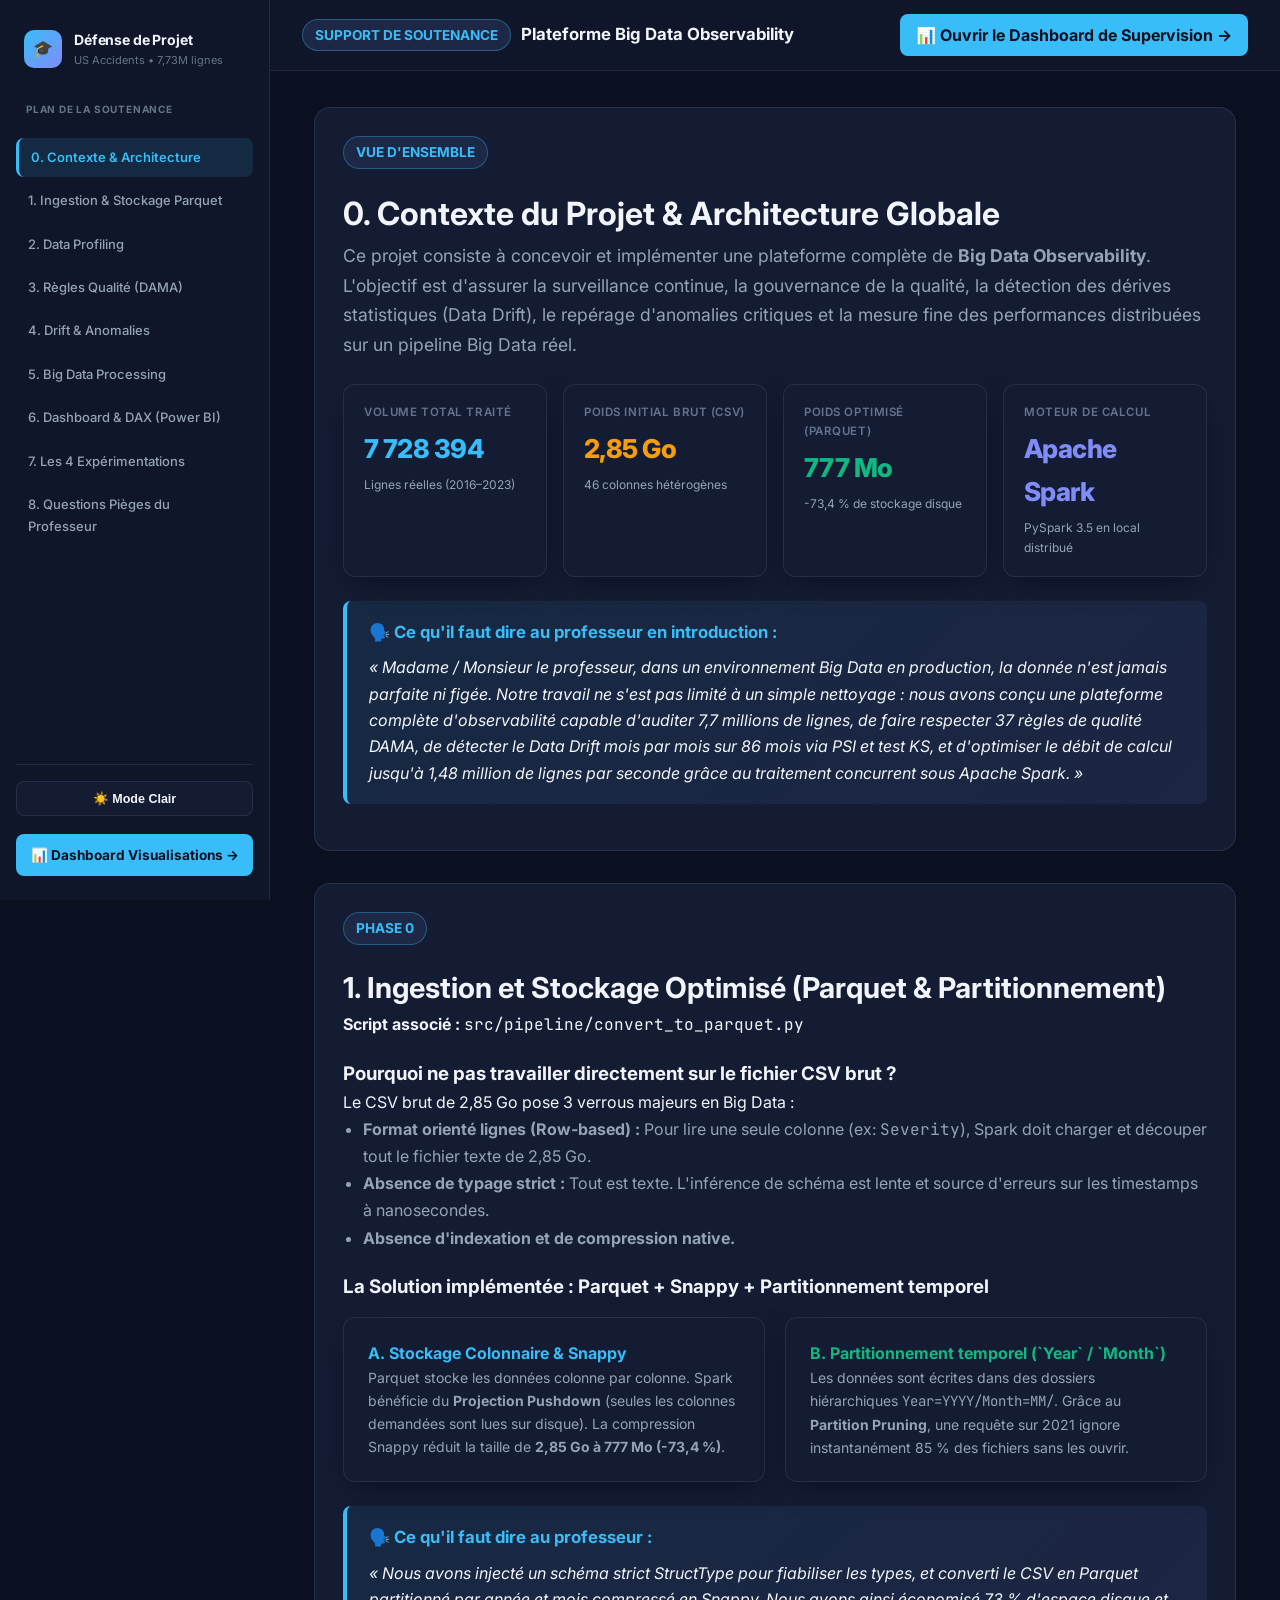
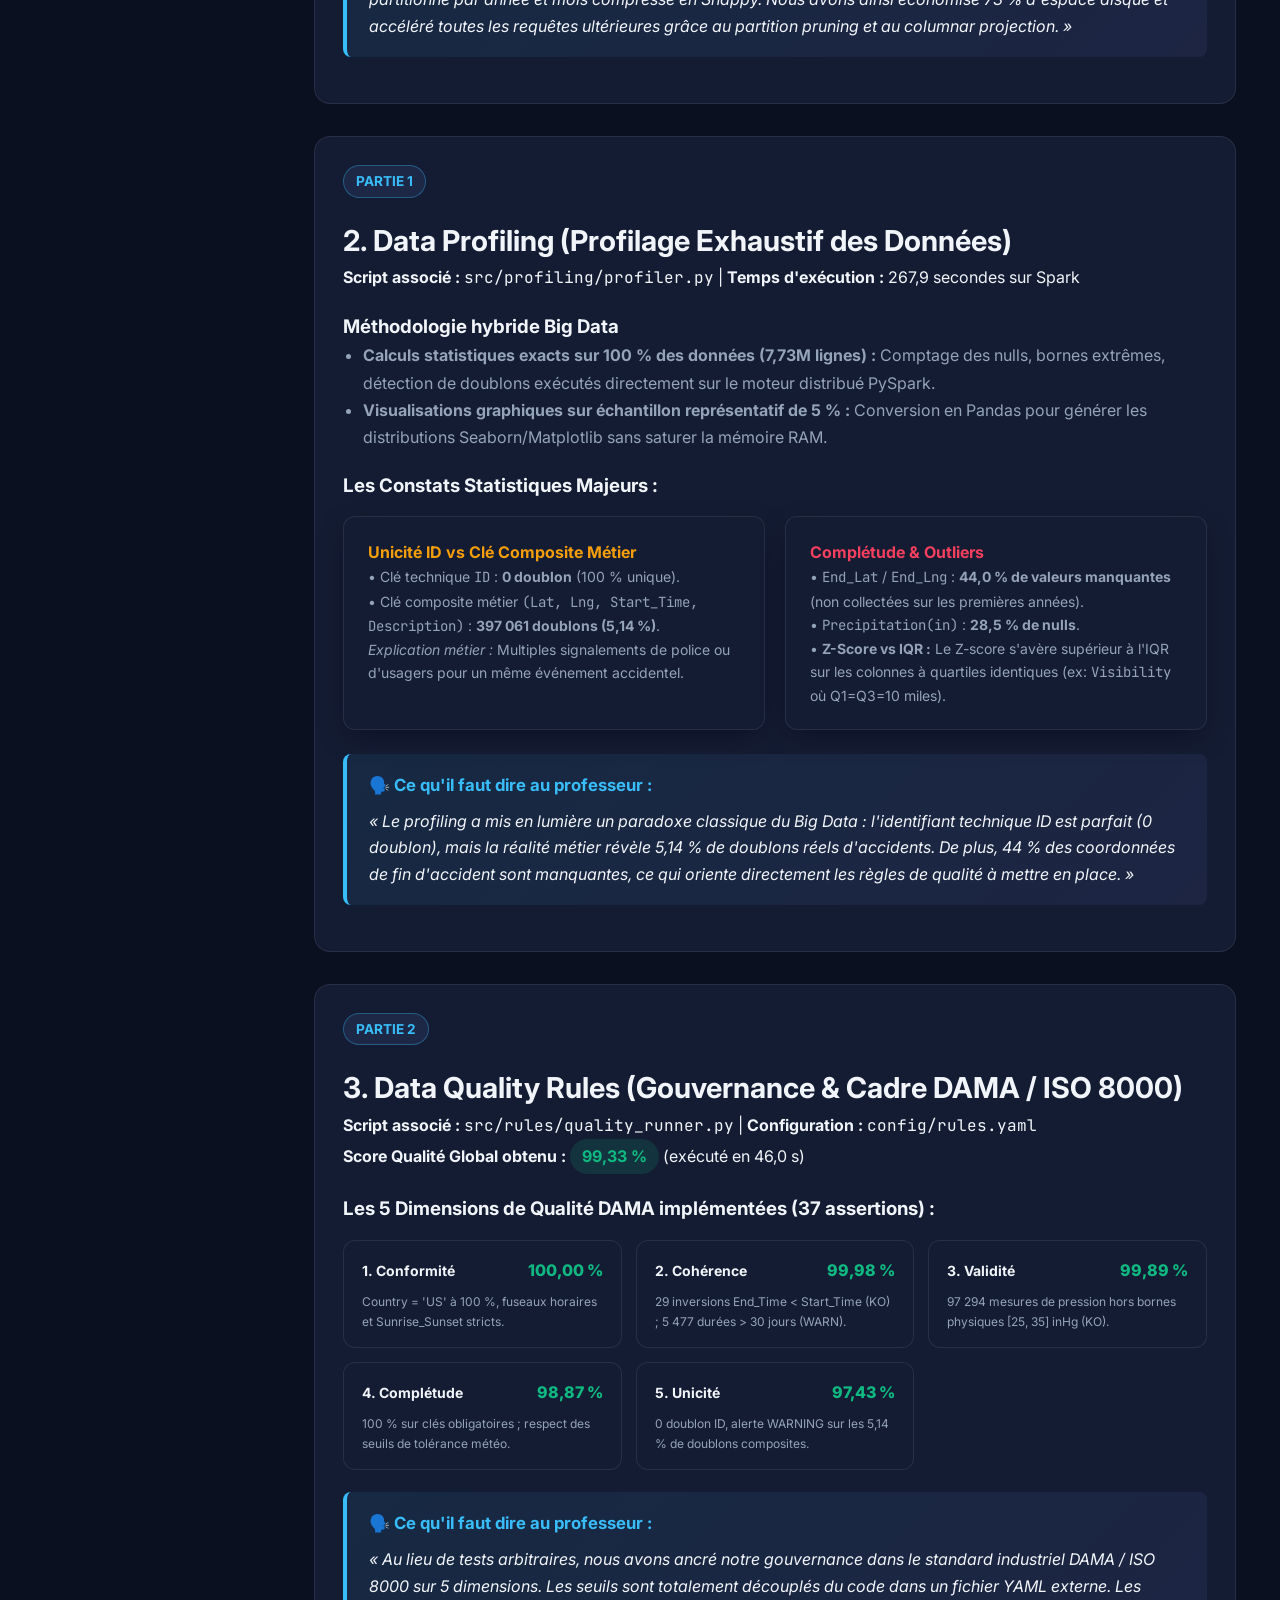
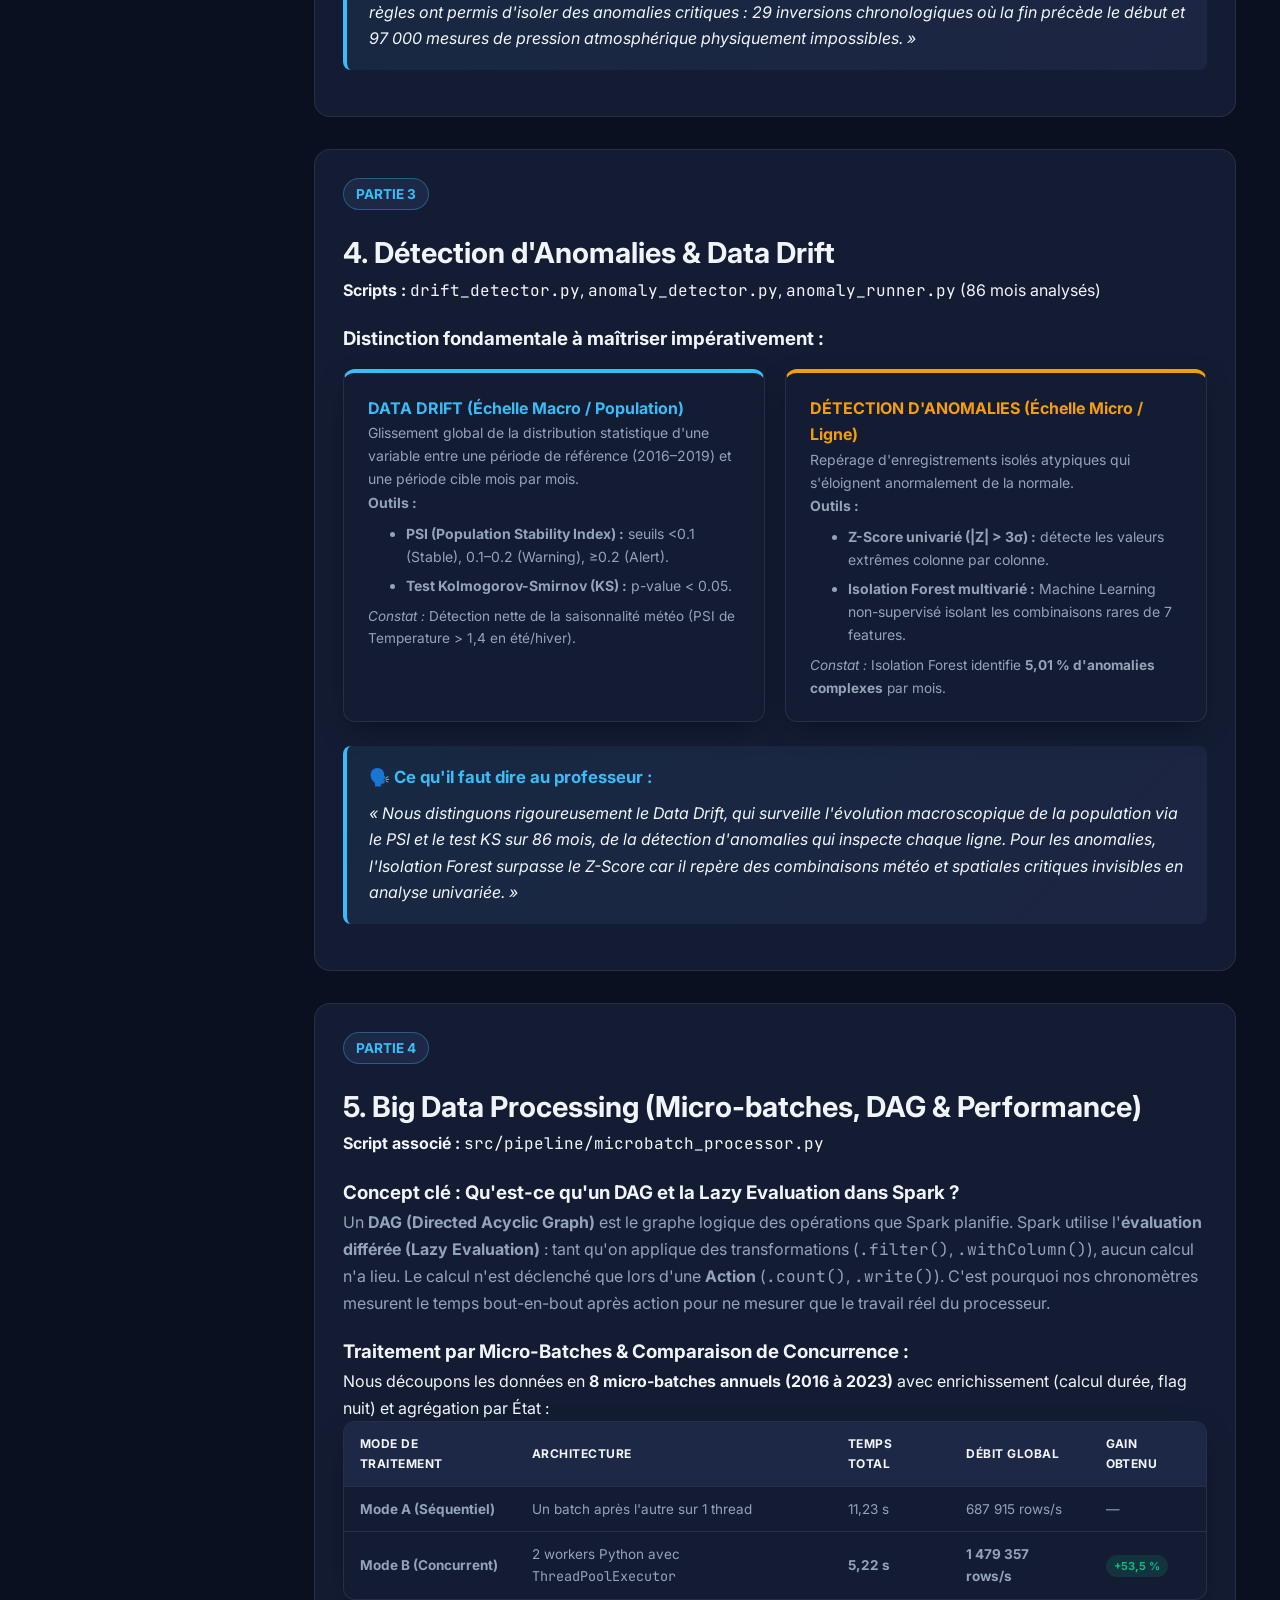
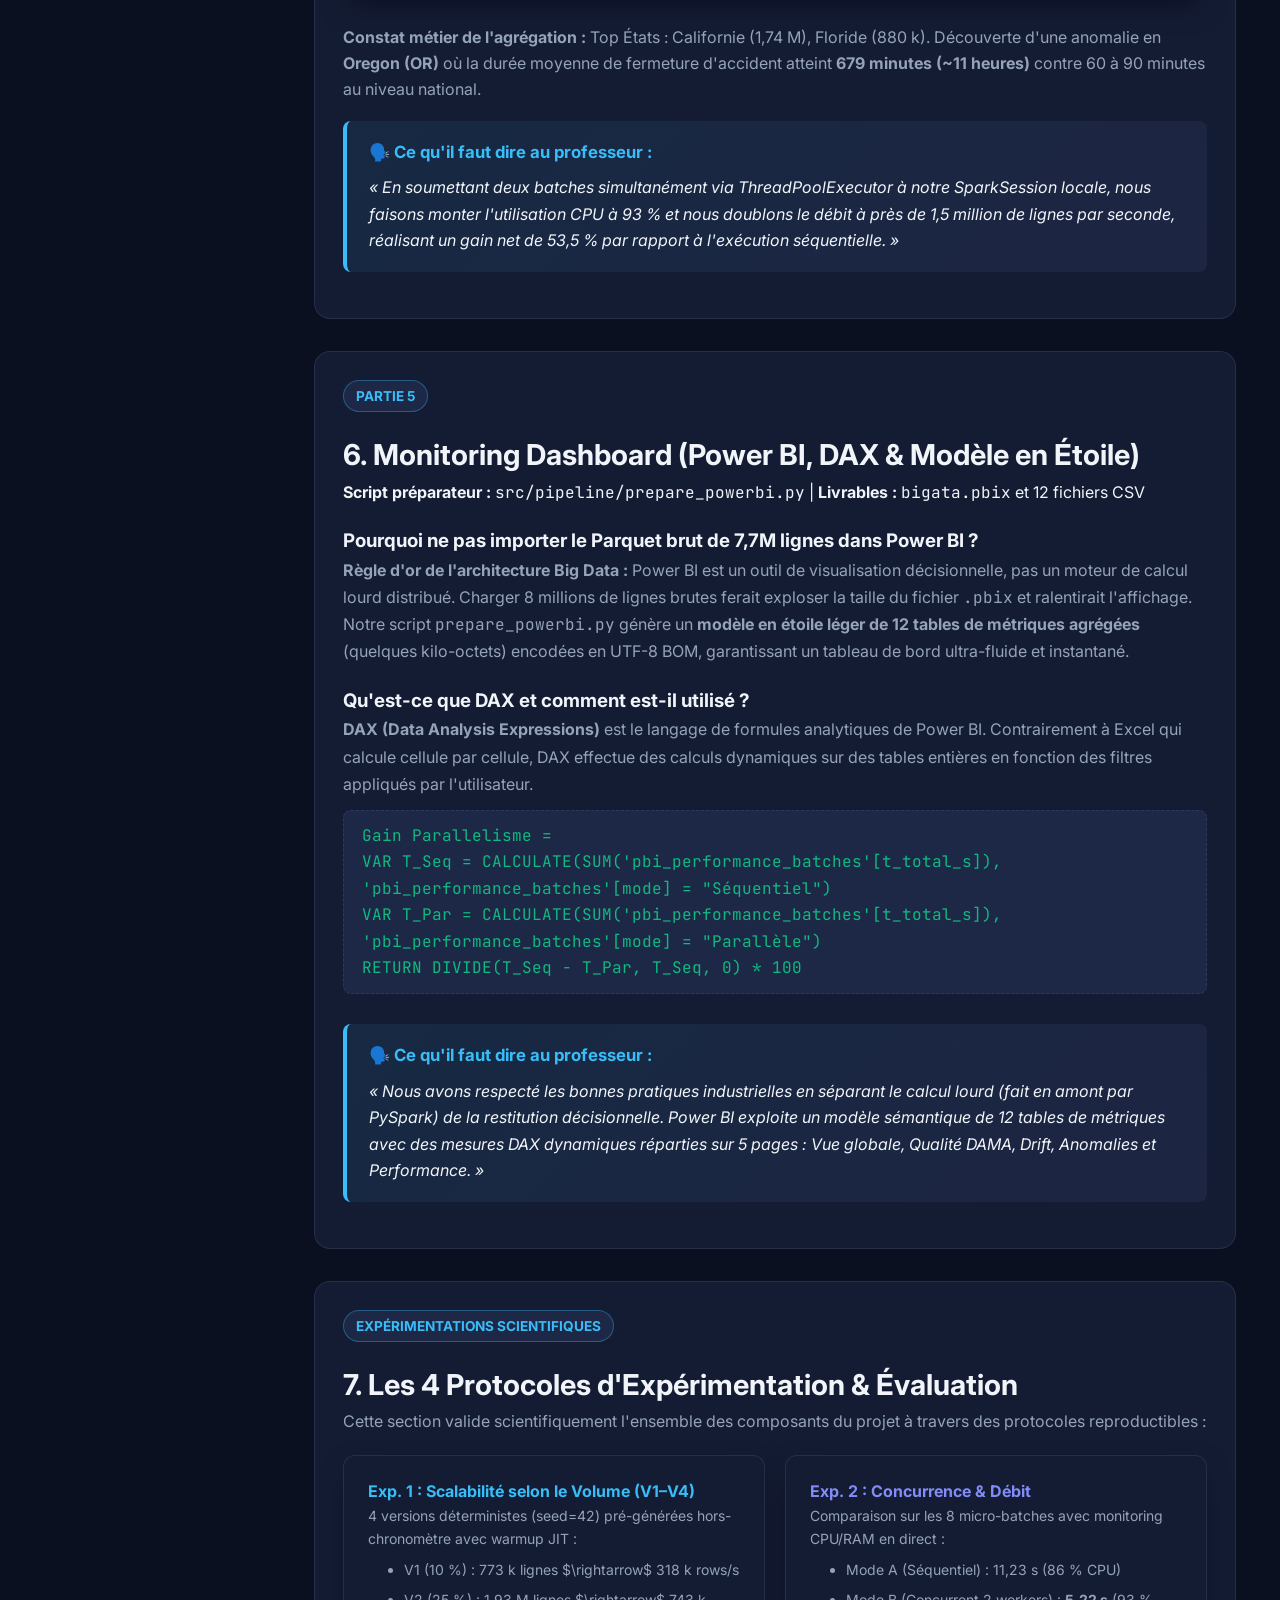
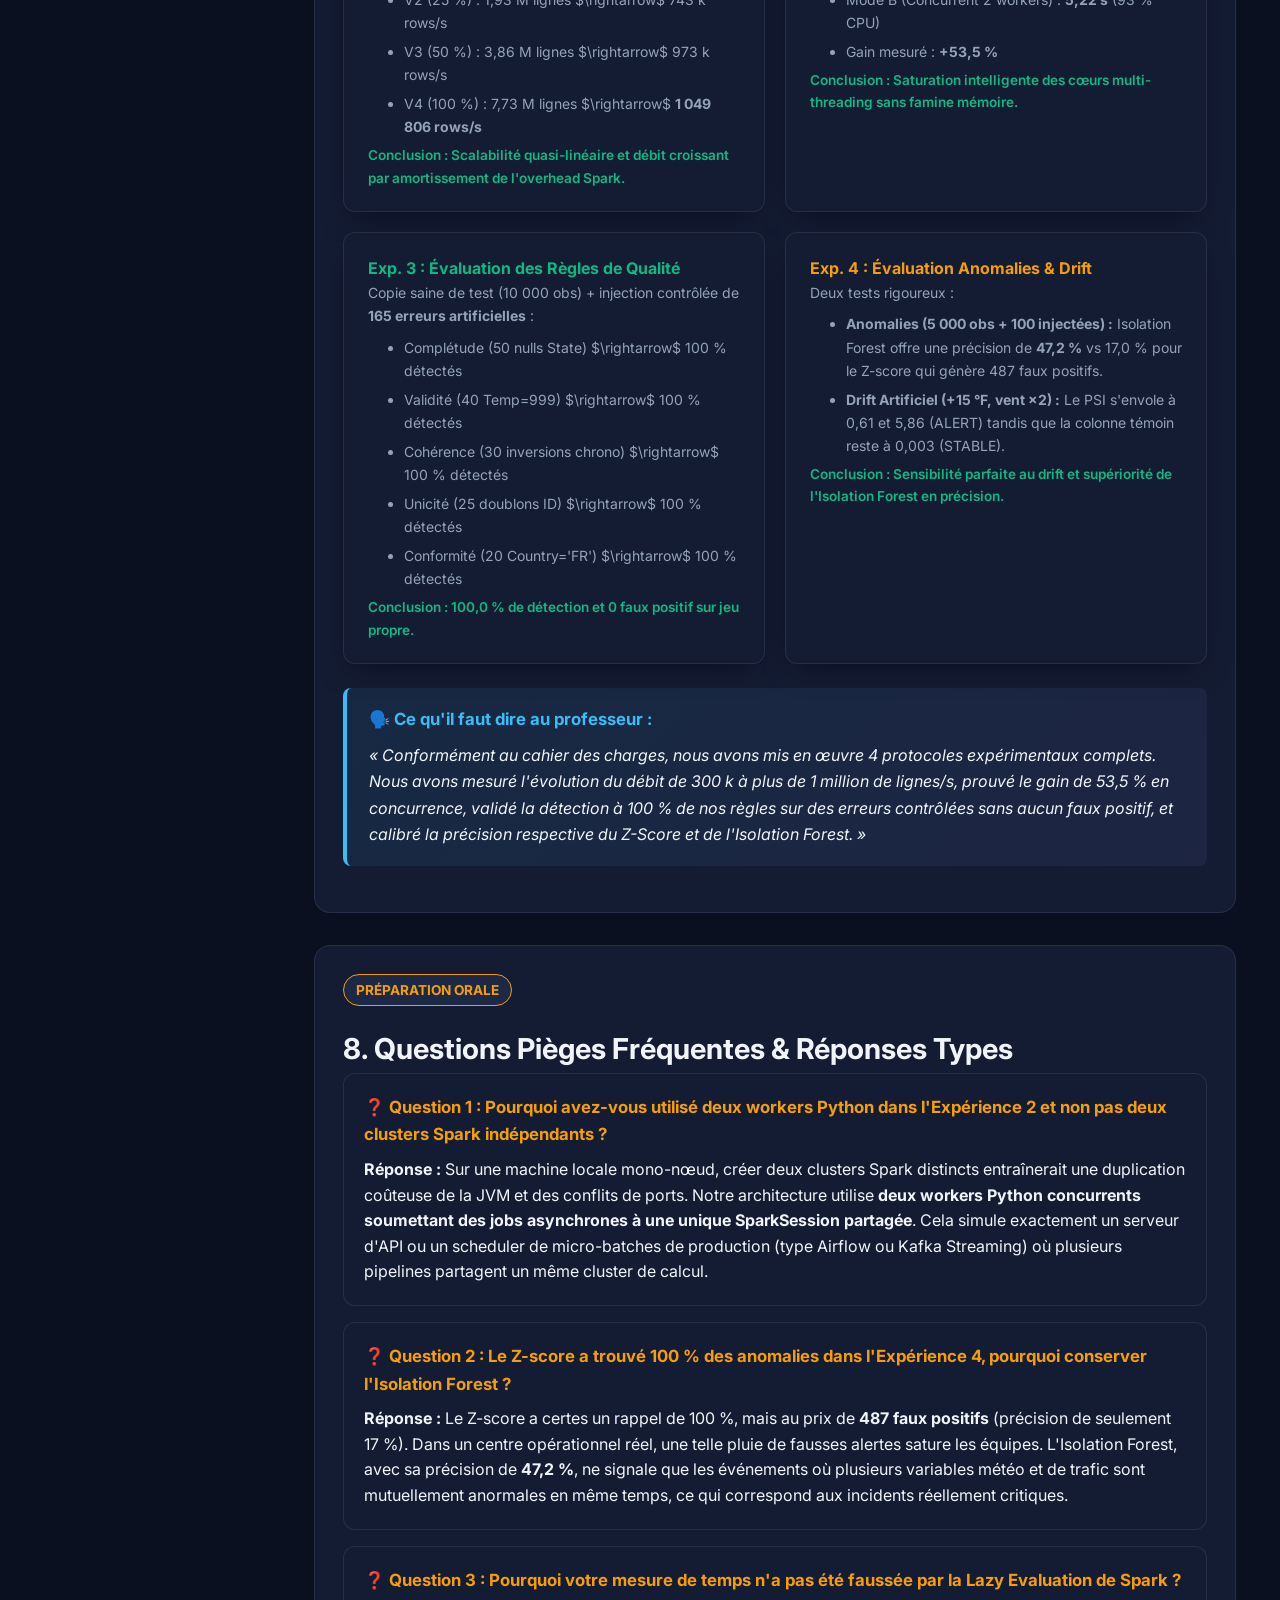
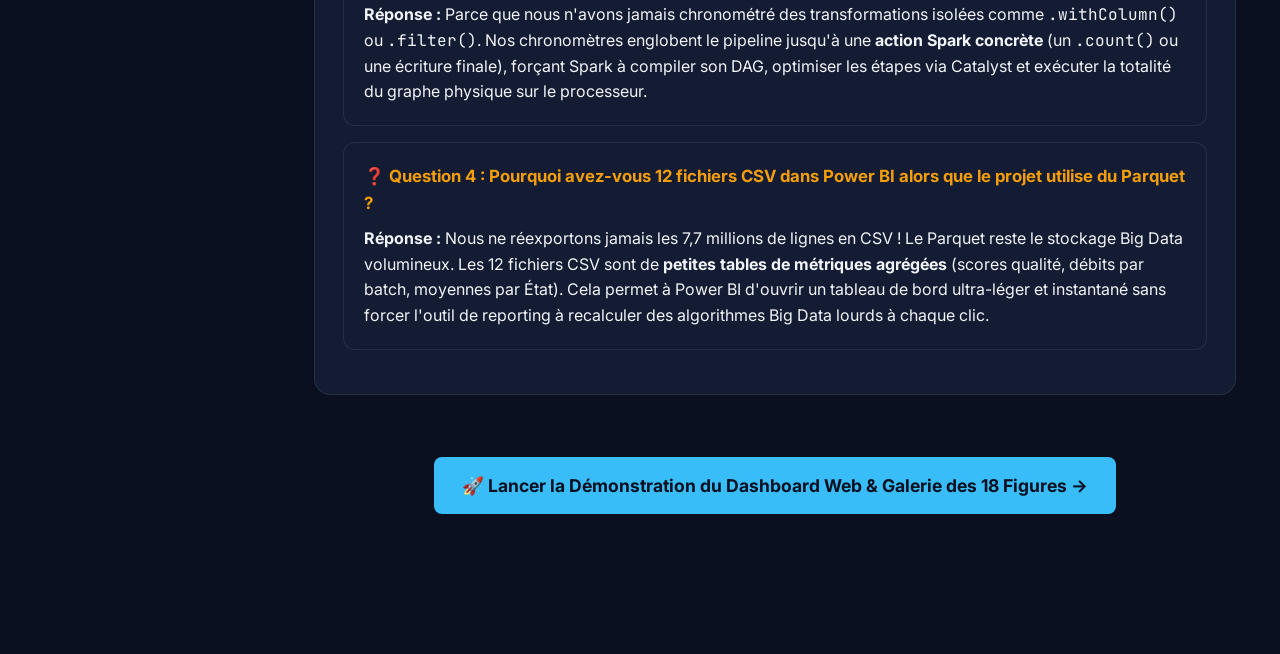
<file: dashboard/web/presentation.html>
<!DOCTYPE html>
<html lang="fr" data-theme="dark">
<head>
  <meta charset="UTF-8" />
  <meta name="viewport" content="width=device-width, initial-scale=1.0" />
  <title>Guide de Soutenance & Synthèse Complète — Big Data Observability</title>
  <link rel="preconnect" href="https://fonts.googleapis.com" />
  <link rel="preconnect" href="https://fonts.gstatic.com" crossorigin />
  <link href="https://fonts.googleapis.com/css2?family=Inter:wght@400;500;600;700;800&family=JetBrains+Mono:wght@400;600&display=swap" rel="stylesheet" />
  <link rel="stylesheet" href="styles.css" />
  <style>
    /* Styles spécifiques pour le format présentation / soutenance */
    .oral-box {
      background: linear-gradient(135deg, rgba(56, 189, 248, 0.08) 0%, rgba(129, 140, 248, 0.08) 100%);
      border-left: 4px solid var(--accent-cyan);
      padding: 18px 22px;
      border-radius: var(--radius-sm);
      margin: 18px 0;
    }
    .oral-box h4 {
      color: var(--accent-cyan);
      margin: 0 0 8px 0;
      font-size: 1.05rem;
      display: flex;
      align-items: center;
      gap: 8px;
    }
    .qa-card {
      background: var(--bg-card);
      border: 1px solid var(--border);
      border-radius: var(--radius-md);
      padding: 20px;
      margin-bottom: 16px;
      transition: transform 0.2s, border-color 0.2s;
    }
    .qa-card:hover {
      border-color: var(--accent-cyan);
      transform: translateY(-2px);
    }
    .qa-question {
      font-weight: 700;
      color: var(--accent-amber);
      font-size: 1.05rem;
      margin-bottom: 8px;
    }
    .qa-answer {
      color: var(--text-primary);
      line-height: 1.6;
    }
    .concept-badge {
      display: inline-block;
      padding: 4px 10px;
      border-radius: 20px;
      font-size: 0.75rem;
      font-weight: 700;
      text-transform: uppercase;
      letter-spacing: 0.5px;
      margin-bottom: 10px;
    }
    .step-card {
      position: relative;
      background: var(--bg-card);
      border: 1px solid var(--border);
      border-radius: var(--radius-lg);
      padding: 28px;
      margin-bottom: 32px;
    }
    .step-num-pill {
      display: inline-flex;
      align-items: center;
      gap: 6px;
      padding: 4px 12px;
      border-radius: 20px;
      font-size: 0.85rem;
      font-weight: 700;
      background: var(--bg-elevated);
      color: var(--accent-cyan);
      border: 1px solid var(--border-strong);
      margin-bottom: 14px;
    }
    .formula-banner {
      background: var(--bg-elevated);
      border-radius: var(--radius-sm);
      padding: 12px 18px;
      font-family: 'JetBrains Mono', monospace;
      color: var(--accent-emerald);
      margin: 12px 0;
      border: 1px dashed var(--border);
      display: inline-block;
    }
    .top-action-bar {
      display: flex;
      justify-content: space-between;
      align-items: center;
      padding: 14px 32px;
      background: var(--bg-sidebar);
      border-bottom: 1px solid var(--border);
      position: sticky;
      top: 0;
      z-index: 40;
      margin-left: var(--sidebar-w);
    }
    .btn-link-dash {
      display: inline-flex;
      align-items: center;
      gap: 8px;
      background: var(--accent-cyan);
      color: #0b1020;
      font-weight: 700;
      padding: 8px 16px;
      border-radius: var(--radius-sm);
      text-decoration: none;
      transition: opacity 0.2s;
    }
    .btn-link-dash:hover {
      opacity: 0.9;
    }
    @media (max-width: 900px) {
      .top-action-bar {
        margin-left: 0;
      }
    }
  </style>
</head>
<body>

  <!-- ═══ SIDEBAR NAVIGATION ═════════════════════════════════════════════ -->
  <aside class="sidebar" id="sidebar">
    <div class="brand">
      <div class="brand-icon">🎓</div>
      <div>
        <div class="brand-title">Défense de Projet</div>
        <div class="brand-sub">US Accidents • 7,73M lignes</div>
      </div>
    </div>

    <div class="nav-group-label">Plan de la Soutenance</div>
    <nav class="nav-links">
      <a class="nav-link active" href="#intro">0. Contexte & Architecture</a>
      <a class="nav-link" href="#phase0">1. Ingestion & Stockage Parquet</a>
      <a class="nav-link" href="#part1">2. Data Profiling</a>
      <a class="nav-link" href="#part2">3. Règles Qualité (DAMA)</a>
      <a class="nav-link" href="#part3">4. Drift & Anomalies</a>
      <a class="nav-link" href="#part4">5. Big Data Processing</a>
      <a class="nav-link" href="#part5">6. Dashboard & DAX (Power BI)</a>
      <a class="nav-link" href="#exp">7. Les 4 Expérimentations</a>
      <a class="nav-link" href="#faq">8. Questions Pièges du Professeur</a>
    </nav>

    <div class="sidebar-footer">
      <button class="btn-theme" id="btn-theme">☀️ Mode Clair</button>
      <a href="index.html" class="btn-link-dash" style="justify-content:center; margin-top:10px; font-size:0.85rem; padding:10px;">📊 Dashboard Visualisations →</a>
    </div>
  </aside>

  <!-- ═══ CONTENT AREA ═══════════════════════════════════════════════════ -->
  <div style="flex:1; display:flex; flex-direction:column;">

    <!-- Top Action Bar -->
    <header class="top-action-bar">
      <div style="display:flex; align-items:center; gap:10px;">
        <span class="step-num-pill" style="margin:0;">SUPPORT DE SOUTENANCE</span>
        <span style="font-weight:700; font-size:1.05rem;">Plateforme Big Data Observability</span>
      </div>
      <div style="display:flex; gap:12px; align-items:center;">
        <a href="index.html" class="btn-link-dash">📊 Ouvrir le Dashboard de Supervision →</a>
      </div>
    </header>

    <main class="main">

      <!-- ── SECTION 0 : CONTEXTE ET ARCHITECTURE ──────────────────────── -->
      <section id="intro" class="step-card">
        <span class="step-num-pill">VUE D'ENSEMBLE</span>
        <h2 style="font-size:2rem; margin-top:5px;">0. Contexte du Projet & Architecture Globale</h2>
        <p style="font-size:1.1rem; color:var(--text-secondary); line-height:1.7;">
          Ce projet consiste à concevoir et implémenter une plateforme complète de <strong>Big Data Observability</strong>.
          L'objectif est d'assurer la surveillance continue, la gouvernance de la qualité, la détection des dérives statistiques (Data Drift),
          le repérage d'anomalies critiques et la mesure fine des performances distribuées sur un pipeline Big Data réel.
        </p>

        <div class="kpi-grid" style="margin:24px 0;">
          <div class="kpi-card">
            <div class="kpi-label">Volume total traité</div>
            <div class="kpi-value cyan">7 728 394</div>
            <div class="kpi-sub">Lignes réelles (2016–2023)</div>
          </div>
          <div class="kpi-card">
            <div class="kpi-label">Poids initial brut (CSV)</div>
            <div class="kpi-value amber">2,85 Go</div>
            <div class="kpi-sub">46 colonnes hétérogènes</div>
          </div>
          <div class="kpi-card">
            <div class="kpi-label">Poids optimisé (Parquet)</div>
            <div class="kpi-value emerald">777 Mo</div>
            <div class="kpi-sub">-73,4 % de stockage disque</div>
          </div>
          <div class="kpi-card">
            <div class="kpi-label">Moteur de calcul</div>
            <div class="kpi-value indigo">Apache Spark</div>
            <div class="kpi-sub">PySpark 3.5 en local distribué</div>
          </div>
        </div>

        <div class="oral-box">
          <h4>🗣️ Ce qu'il faut dire au professeur en introduction :</h4>
          <p>
            <em>« Madame / Monsieur le professeur, dans un environnement Big Data en production, la donnée n'est jamais parfaite ni figée.
            Notre travail ne s'est pas limité à un simple nettoyage : nous avons conçu une plateforme complète d'observabilité capable d'auditer 7,7 millions de lignes,
            de faire respecter 37 règles de qualité DAMA, de détecter le Data Drift mois par mois sur 86 mois via PSI et test KS,
            et d'optimiser le débit de calcul jusqu'à 1,48 million de lignes par seconde grâce au traitement concurrent sous Apache Spark. »</em>
          </p>
        </div>
      </section>

      <!-- ── SECTION 1 : PHASE 0 INGESTION ET PARQUET ──────────────────── -->
      <section id="phase0" class="step-card">
        <span class="step-num-pill">PHASE 0</span>
        <h2 style="font-size:1.8rem; margin-top:5px;">1. Ingestion et Stockage Optimisé (Parquet & Partitionnement)</h2>
        <p><strong>Script associé :</strong> <code>src/pipeline/convert_to_parquet.py</code></p>

        <h3 style="margin-top:20px; color:var(--text-primary);">Pourquoi ne pas travailler directement sur le fichier CSV brut ?</h3>
        <p>Le CSV brut de 2,85 Go pose 3 verrous majeurs en Big Data :</p>
        <ul style="color:var(--text-secondary); line-height:1.7; margin-left:20px;">
          <li><strong>Format orienté lignes (Row-based) :</strong> Pour lire une seule colonne (ex: <code>Severity</code>), Spark doit charger et découper tout le fichier texte de 2,85 Go.</li>
          <li><strong>Absence de typage strict :</strong> Tout est texte. L'inférence de schéma est lente et source d'erreurs sur les timestamps à nanosecondes.</li>
          <li><strong>Absence d'indexation et de compression native.</strong></li>
        </ul>

        <h3 style="margin-top:20px; color:var(--text-primary);">La Solution implémentée : Parquet + Snappy + Partitionnement temporel</h3>
        <div class="two-col" style="margin-top:14px;">
          <div class="card" style="margin:0;">
            <h4 style="color:var(--accent-cyan);">A. Stockage Colonnaire & Snappy</h4>
            <p>Parquet stocke les données colonne par colonne. Spark bénéficie du <strong>Projection Pushdown</strong> (seules les colonnes demandées sont lues sur disque). La compression Snappy réduit la taille de <strong>2,85 Go à 777 Mo (-73,4 %)</strong>.</p>
          </div>
          <div class="card" style="margin:0;">
            <h4 style="color:var(--accent-emerald);">B. Partitionnement temporel (`Year` / `Month`)</h4>
            <p>Les données sont écrites dans des dossiers hiérarchiques <code>Year=YYYY/Month=MM/</code>. Grâce au <strong>Partition Pruning</strong>, une requête sur 2021 ignore instantanément 85 % des fichiers sans les ouvrir.</p>
          </div>
        </div>

        <div class="oral-box">
          <h4>🗣️ Ce qu'il faut dire au professeur :</h4>
          <p>
            <em>« Nous avons injecté un schéma strict StructType pour fiabiliser les types, et converti le CSV en Parquet partitionné par année et mois compressé en Snappy.
            Nous avons ainsi économisé 73 % d'espace disque et accéléré toutes les requêtes ultérieures grâce au partition pruning et au columnar projection. »</em>
          </p>
        </div>
      </section>

      <!-- ── SECTION 2 : DATA PROFILING ────────────────────────────────── -->
      <section id="part1" class="step-card">
        <span class="step-num-pill">PARTIE 1</span>
        <h2 style="font-size:1.8rem; margin-top:5px;">2. Data Profiling (Profilage Exhaustif des Données)</h2>
        <p><strong>Script associé :</strong> <code>src/profiling/profiler.py</code> | <strong>Temps d'exécution :</strong> 267,9 secondes sur Spark</p>

        <h3 style="margin-top:20px; color:var(--text-primary);">Méthodologie hybride Big Data</h3>
        <ul style="color:var(--text-secondary); line-height:1.7; margin-left:20px;">
          <li><strong>Calculs statistiques exacts sur 100 % des données (7,73M lignes) :</strong> Comptage des nulls, bornes extrêmes, détection de doublons exécutés directement sur le moteur distribué PySpark.</li>
          <li><strong>Visualisations graphiques sur échantillon représentatif de 5 % :</strong> Conversion en Pandas pour générer les distributions Seaborn/Matplotlib sans saturer la mémoire RAM.</li>
        </ul>

        <h3 style="margin-top:20px; color:var(--text-primary);">Les Constats Statistiques Majeurs :</h3>
        <div class="two-col" style="margin-top:14px;">
          <div class="card" style="margin:0;">
            <h4 style="color:var(--accent-amber);">Unicité ID vs Clé Composite Métier</h4>
            <p>
              • Clé technique <code>ID</code> : <strong>0 doublon</strong> (100 % unique).<br />
              • Clé composite métier <code>(Lat, Lng, Start_Time, Description)</code> : <strong>397 061 doublons (5,14 %)</strong>.<br />
              <em>Explication métier :</em> Multiples signalements de police ou d'usagers pour un même événement accidentel.
            </p>
          </div>
          <div class="card" style="margin:0;">
            <h4 style="color:var(--accent-rose);">Complétude & Outliers</h4>
            <p>
              • <code>End_Lat</code> / <code>End_Lng</code> : <strong>44,0 % de valeurs manquantes</strong> (non collectées sur les premières années).<br />
              • <code>Precipitation(in)</code> : <strong>28,5 % de nulls</strong>.<br />
              • <strong>Z-Score vs IQR :</strong> Le Z-score s'avère supérieur à l'IQR sur les colonnes à quartiles identiques (ex: <code>Visibility</code> où Q1=Q3=10 miles).
            </p>
          </div>
        </div>

        <div class="oral-box">
          <h4>🗣️ Ce qu'il faut dire au professeur :</h4>
          <p>
            <em>« Le profiling a mis en lumière un paradoxe classique du Big Data : l'identifiant technique ID est parfait (0 doublon), mais la réalité métier révèle 5,14 % de doublons réels d'accidents. De plus, 44 % des coordonnées de fin d'accident sont manquantes, ce qui oriente directement les règles de qualité à mettre en place. »</em>
          </p>
        </div>
      </section>

      <!-- ── SECTION 3 : DATA QUALITY RULES ────────────────────────────── -->
      <section id="part2" class="step-card">
        <span class="step-num-pill">PARTIE 2</span>
        <h2 style="font-size:1.8rem; margin-top:5px;">3. Data Quality Rules (Gouvernance & Cadre DAMA / ISO 8000)</h2>
        <p><strong>Script associé :</strong> <code>src/rules/quality_runner.py</code> | <strong>Configuration :</strong> <code>config/rules.yaml</code></p>
        <p><strong>Score Qualité Global obtenu :</strong> <span class="tag ok" style="font-size:1rem; padding:4px 12px;">99,33 %</span> (exécuté en 46,0 s)</p>

        <h3 style="margin-top:20px; color:var(--text-primary);">Les 5 Dimensions de Qualité DAMA implémentées (37 assertions) :</h3>
        <div class="dim-bars" style="margin-top:16px;">
          <div class="dim-card">
            <div class="dim-top"><span class="dim-name">1. Conformité</span><span class="dim-score">100,00 %</span></div>
            <div class="dim-note">Country = 'US' à 100 %, fuseaux horaires et Sunrise_Sunset stricts.</div>
          </div>
          <div class="dim-card">
            <div class="dim-top"><span class="dim-name">2. Cohérence</span><span class="dim-score">99,98 %</span></div>
            <div class="dim-note">29 inversions End_Time &lt; Start_Time (KO) ; 5 477 durées &gt; 30 jours (WARN).</div>
          </div>
          <div class="dim-card">
            <div class="dim-top"><span class="dim-name">3. Validité</span><span class="dim-score">99,89 %</span></div>
            <div class="dim-note">97 294 mesures de pression hors bornes physiques [25, 35] inHg (KO).</div>
          </div>
          <div class="dim-card">
            <div class="dim-top"><span class="dim-name">4. Complétude</span><span class="dim-score">98,87 %</span></div>
            <div class="dim-note">100 % sur clés obligatoires ; respect des seuils de tolérance météo.</div>
          </div>
          <div class="dim-card">
            <div class="dim-top"><span class="dim-name">5. Unicité</span><span class="dim-score">97,43 %</span></div>
            <div class="dim-note">0 doublon ID, alerte WARNING sur les 5,14 % de doublons composites.</div>
          </div>
        </div>

        <div class="oral-box">
          <h4>🗣️ Ce qu'il faut dire au professeur :</h4>
          <p>
            <em>« Au lieu de tests arbitraires, nous avons ancré notre gouvernance dans le standard industriel DAMA / ISO 8000 sur 5 dimensions. Les seuils sont totalement découplés du code dans un fichier YAML externe. Les règles ont permis d'isoler des anomalies critiques : 29 inversions chronologiques où la fin précède le début et 97 000 mesures de pression atmosphérique physiquement impossibles. »</em>
          </p>
        </div>
      </section>

      <!-- ── SECTION 4 : DRIFT ET ANOMALIES ────────────────────────────── -->
      <section id="part3" class="step-card">
        <span class="step-num-pill">PARTIE 3</span>
        <h2 style="font-size:1.8rem; margin-top:5px;">4. Détection d'Anomalies & Data Drift</h2>
        <p><strong>Scripts :</strong> <code>drift_detector.py</code>, <code>anomaly_detector.py</code>, <code>anomaly_runner.py</code> (86 mois analysés)</p>

        <h3 style="margin-top:20px; color:var(--text-primary);">Distinction fondamentale à maîtriser impérativement :</h3>
        <div class="two-col" style="margin-top:14px;">
          <div class="card" style="margin:0; border-top:4px solid var(--accent-cyan);">
            <h4 style="color:var(--accent-cyan);">DATA DRIFT (Échelle Macro / Population)</h4>
            <p>Glissement global de la distribution statistique d'une variable entre une période de référence (2016–2019) et une période cible mois par mois.</p>
            <p><strong>Outils :</strong></p>
            <ul style="margin-left:20px; font-size:0.9rem;">
              <li><strong>PSI (Population Stability Index) :</strong> seuils &lt;0.1 (Stable), 0.1–0.2 (Warning), ≥0.2 (Alert).</li>
              <li><strong>Test Kolmogorov-Smirnov (KS) :</strong> p-value &lt; 0.05.</li>
            </ul>
            <p style="font-size:0.85rem; color:var(--text-secondary); margin-top:8px;"><em>Constat :</em> Détection nette de la saisonnalité météo (PSI de Temperature &gt; 1,4 en été/hiver).</p>
          </div>

          <div class="card" style="margin:0; border-top:4px solid var(--accent-amber);">
            <h4 style="color:var(--accent-amber);">DÉTECTION D'ANOMALIES (Échelle Micro / Ligne)</h4>
            <p>Repérage d'enregistrements isolés atypiques qui s'éloignent anormalement de la normale.</p>
            <p><strong>Outils :</strong></p>
            <ul style="margin-left:20px; font-size:0.9rem;">
              <li><strong>Z-Score univarié (|Z| &gt; 3σ) :</strong> détecte les valeurs extrêmes colonne par colonne.</li>
              <li><strong>Isolation Forest multivarié :</strong> Machine Learning non-supervisé isolant les combinaisons rares de 7 features.</li>
            </ul>
            <p style="font-size:0.85rem; color:var(--text-secondary); margin-top:8px;"><em>Constat :</em> Isolation Forest identifie <strong>5,01 % d'anomalies complexes</strong> par mois.</p>
          </div>
        </div>

        <div class="oral-box">
          <h4>🗣️ Ce qu'il faut dire au professeur :</h4>
          <p>
            <em>« Nous distinguons rigoureusement le Data Drift, qui surveille l'évolution macroscopique de la population via le PSI et le test KS sur 86 mois, de la détection d'anomalies qui inspecte chaque ligne. Pour les anomalies, l'Isolation Forest surpasse le Z-Score car il repère des combinaisons météo et spatiales critiques invisibles en analyse univariée. »</em>
          </p>
        </div>
      </section>

      <!-- ── SECTION 5 : BIG DATA PROCESSING ───────────────────────────── -->
      <section id="part4" class="step-card">
        <span class="step-num-pill">PARTIE 4</span>
        <h2 style="font-size:1.8rem; margin-top:5px;">5. Big Data Processing (Micro-batches, DAG & Performance)</h2>
        <p><strong>Script associé :</strong> <code>src/pipeline/microbatch_processor.py</code></p>

        <h3 style="margin-top:20px; color:var(--text-primary);">Concept clé : Qu'est-ce qu'un DAG et la Lazy Evaluation dans Spark ?</h3>
        <p style="color:var(--text-secondary); line-height:1.7;">
          Un <strong>DAG (Directed Acyclic Graph)</strong> est le graphe logique des opérations que Spark planifie. Spark utilise l'<strong>évaluation différée (Lazy Evaluation)</strong> : tant qu'on applique des transformations (<code>.filter()</code>, <code>.withColumn()</code>), aucun calcul n'a lieu.
          Le calcul n'est déclenché que lors d'une <strong>Action</strong> (<code>.count()</code>, <code>.write()</code>). C'est pourquoi nos chronomètres mesurent le temps bout-en-bout après action pour ne mesurer que le travail réel du processeur.
        </p>

        <h3 style="margin-top:20px; color:var(--text-primary);">Traitement par Micro-Batches & Comparaison de Concurrence :</h3>
        <p>Nous découpons les données en <strong>8 micro-batches annuels (2016 à 2023)</strong> avec enrichissement (calcul durée, flag nuit) et agrégation par État :</p>
        <div class="table-wrap">
          <table>
            <thead>
              <tr><th>Mode de traitement</th><th>Architecture</th><th>Temps total</th><th>Débit global</th><th>Gain obtenu</th></tr>
            </thead>
            <tbody>
              <tr><td><strong>Mode A (Séquentiel)</strong></td><td>Un batch après l'autre sur 1 thread</td><td>11,23 s</td><td>687 915 rows/s</td><td>—</td></tr>
              <tr><td><strong>Mode B (Concurrent)</strong></td><td>2 workers Python avec <code>ThreadPoolExecutor</code></td><td><strong>5,22 s</strong></td><td><strong>1 479 357 rows/s</strong></td><td><span class="tag ok">+53,5 %</span></td></tr>
            </tbody>
          </table>
        </div>

        <p style="margin-top:14px; color:var(--text-secondary);">
          <strong>Constat métier de l'agrégation :</strong> Top États : Californie (1,74 M), Floride (880 k). Découverte d'une anomalie en <strong>Oregon (OR)</strong> où la durée moyenne de fermeture d'accident atteint <strong>679 minutes (~11 heures)</strong> contre 60 à 90 minutes au niveau national.
        </p>

        <div class="oral-box">
          <h4>🗣️ Ce qu'il faut dire au professeur :</h4>
          <p>
            <em>« En soumettant deux batches simultanément via ThreadPoolExecutor à notre SparkSession locale, nous faisons monter l'utilisation CPU à 93 % et nous doublons le débit à près de 1,5 million de lignes par seconde, réalisant un gain net de 53,5 % par rapport à l'exécution séquentielle. »</em>
          </p>
        </div>
      </section>

      <!-- ── SECTION 6 : MONITORING ET DAX ─────────────────────────────── -->
      <section id="part5" class="step-card">
        <span class="step-num-pill">PARTIE 5</span>
        <h2 style="font-size:1.8rem; margin-top:5px;">6. Monitoring Dashboard (Power BI, DAX & Modèle en Étoile)</h2>
        <p><strong>Script préparateur :</strong> <code>src/pipeline/prepare_powerbi.py</code> | <strong>Livrables :</strong> <code>bigata.pbix</code> et 12 fichiers CSV</p>

        <h3 style="margin-top:20px; color:var(--text-primary);">Pourquoi ne pas importer le Parquet brut de 7,7M lignes dans Power BI ?</h3>
        <p style="color:var(--text-secondary); line-height:1.7;">
          <strong>Règle d'or de l'architecture Big Data :</strong> Power BI est un outil de visualisation décisionnelle, pas un moteur de calcul lourd distribué.
          Charger 8 millions de lignes brutes ferait exploser la taille du fichier <code>.pbix</code> et ralentirait l'affichage.
          Notre script <code>prepare_powerbi.py</code> génère un <strong>modèle en étoile léger de 12 tables de métriques agrégées</strong> (quelques kilo-octets) encodées en UTF-8 BOM, garantissant un tableau de bord ultra-fluide et instantané.
        </p>

        <h3 style="margin-top:20px; color:var(--text-primary);">Qu'est-ce que DAX et comment est-il utilisé ?</h3>
        <p style="color:var(--text-secondary); line-height:1.7;">
          <strong>DAX (Data Analysis Expressions)</strong> est le langage de formules analytiques de Power BI. Contrairement à Excel qui calcule cellule par cellule, DAX effectue des calculs dynamiques sur des tables entières en fonction des filtres appliqués par l'utilisateur.
        </p>
        <div class="formula-banner">
          Gain Parallelisme = <br />
          VAR T_Seq = CALCULATE(SUM('pbi_performance_batches'[t_total_s]), 'pbi_performance_batches'[mode] = "Séquentiel")<br />
          VAR T_Par = CALCULATE(SUM('pbi_performance_batches'[t_total_s]), 'pbi_performance_batches'[mode] = "Parallèle")<br />
          RETURN DIVIDE(T_Seq - T_Par, T_Seq, 0) * 100
        </div>

        <div class="oral-box">
          <h4>🗣️ Ce qu'il faut dire au professeur :</h4>
          <p>
            <em>« Nous avons respecté les bonnes pratiques industrielles en séparant le calcul lourd (fait en amont par PySpark) de la restitution décisionnelle. Power BI exploite un modèle sémantique de 12 tables de métriques avec des mesures DAX dynamiques réparties sur 5 pages : Vue globale, Qualité DAMA, Drift, Anomalies et Performance. »</em>
          </p>
        </div>
      </section>

      <!-- ── SECTION 7 : LES 4 EXPERIMENTATIONS ────────────────────────── -->
      <section id="exp" class="step-card">
        <span class="step-num-pill">EXPÉRIMENTATIONS SCIENTIFIQUES</span>
        <h2 style="font-size:1.8rem; margin-top:5px;">7. Les 4 Protocoles d'Expérimentation & Évaluation</h2>
        <p style="color:var(--text-secondary);">Cette section valide scientifiquement l'ensemble des composants du projet à travers des protocoles reproductibles :</p>

        <div class="two-col" style="margin-top:20px;">
          <div class="card" style="margin:0;">
            <h4 style="color:var(--accent-cyan);">Exp. 1 : Scalabilité selon le Volume (V1–V4)</h4>
            <p>4 versions déterministes (seed=42) pré-générées hors-chronomètre avec warmup JIT :</p>
            <ul style="font-size:0.9rem; margin-left:18px;">
              <li>V1 (10 %) : 773 k lignes $\rightarrow$ 318 k rows/s</li>
              <li>V2 (25 %) : 1,93 M lignes $\rightarrow$ 743 k rows/s</li>
              <li>V3 (50 %) : 3,86 M lignes $\rightarrow$ 973 k rows/s</li>
              <li>V4 (100 %) : 7,73 M lignes $\rightarrow$ <strong>1 049 806 rows/s</strong></li>
            </ul>
            <p style="font-size:0.85rem; color:var(--accent-emerald); font-weight:600; margin-top:6px;">Conclusion : Scalabilité quasi-linéaire et débit croissant par amortissement de l'overhead Spark.</p>
          </div>

          <div class="card" style="margin:0;">
            <h4 style="color:var(--accent-indigo);">Exp. 2 : Concurrence & Débit</h4>
            <p>Comparaison sur les 8 micro-batches avec monitoring CPU/RAM en direct :</p>
            <ul style="font-size:0.9rem; margin-left:18px;">
              <li>Mode A (Séquentiel) : 11,23 s (86 % CPU)</li>
              <li>Mode B (Concurrent 2 workers) : <strong>5,22 s</strong> (93 % CPU)</li>
              <li>Gain mesuré : <strong>+53,5 %</strong></li>
            </ul>
            <p style="font-size:0.85rem; color:var(--accent-emerald); font-weight:600; margin-top:6px;">Conclusion : Saturation intelligente des cœurs multi-threading sans famine mémoire.</p>
          </div>

          <div class="card" style="margin:0;">
            <h4 style="color:var(--accent-emerald);">Exp. 3 : Évaluation des Règles de Qualité</h4>
            <p>Copie saine de test (10 000 obs) + injection contrôlée de <strong>165 erreurs artificielles</strong> :</p>
            <ul style="font-size:0.9rem; margin-left:18px;">
              <li>Complétude (50 nulls State) $\rightarrow$ 100 % détectés</li>
              <li>Validité (40 Temp=999) $\rightarrow$ 100 % détectés</li>
              <li>Cohérence (30 inversions chrono) $\rightarrow$ 100 % détectés</li>
              <li>Unicité (25 doublons ID) $\rightarrow$ 100 % détectés</li>
              <li>Conformité (20 Country='FR') $\rightarrow$ 100 % détectés</li>
            </ul>
            <p style="font-size:0.85rem; color:var(--accent-emerald); font-weight:600; margin-top:6px;">Conclusion : 100,0 % de détection et 0 faux positif sur jeu propre.</p>
          </div>

          <div class="card" style="margin:0;">
            <h4 style="color:var(--accent-amber);">Exp. 4 : Évaluation Anomalies & Drift</h4>
            <p>Deux tests rigoureux :</p>
            <ul style="font-size:0.9rem; margin-left:18px;">
              <li><strong>Anomalies (5 000 obs + 100 injectées) :</strong> Isolation Forest offre une précision de <strong>47,2 %</strong> vs 17,0 % pour le Z-score qui génère 487 faux positifs.</li>
              <li><strong>Drift Artificiel (+15 °F, vent ×2) :</strong> Le PSI s'envole à 0,61 et 5,86 (ALERT) tandis que la colonne témoin reste à 0,003 (STABLE).</li>
            </ul>
            <p style="font-size:0.85rem; color:var(--accent-emerald); font-weight:600; margin-top:6px;">Conclusion : Sensibilité parfaite au drift et supériorité de l'Isolation Forest en précision.</p>
          </div>
        </div>

        <div class="oral-box">
          <h4>🗣️ Ce qu'il faut dire au professeur :</h4>
          <p>
            <em>« Conformément au cahier des charges, nous avons mis en œuvre 4 protocoles expérimentaux complets. Nous avons mesuré l'évolution du débit de 300 k à plus de 1 million de lignes/s, prouvé le gain de 53,5 % en concurrence, validé la détection à 100 % de nos règles sur des erreurs contrôlées sans aucun faux positif, et calibré la précision respective du Z-Score et de l'Isolation Forest. »</em>
          </p>
        </div>
      </section>

      <!-- ── SECTION 8 : QUESTIONS PIÈGES DU PROFESSEUR ────────────────── -->
      <section id="faq" class="step-card">
        <span class="step-num-pill" style="color:var(--accent-amber); border-color:var(--accent-amber);">PRÉPARATION ORALE</span>
        <h2 style="font-size:1.8rem; margin-top:5px;">8. Questions Pièges Fréquentes & Réponses Types</h2>

        <div class="qa-card">
          <div class="qa-question">❓ Question 1 : Pourquoi avez-vous utilisé deux workers Python dans l'Expérience 2 et non pas deux clusters Spark indépendants ?</div>
          <div class="qa-answer">
            <strong>Réponse :</strong> Sur une machine locale mono-nœud, créer deux clusters Spark distincts entraînerait une duplication coûteuse de la JVM et des conflits de ports. Notre architecture utilise <strong>deux workers Python concurrents soumettant des jobs asynchrones à une unique SparkSession partagée</strong>. Cela simule exactement un serveur d'API ou un scheduler de micro-batches de production (type Airflow ou Kafka Streaming) où plusieurs pipelines partagent un même cluster de calcul.
          </div>
        </div>

        <div class="qa-card">
          <div class="qa-question">❓ Question 2 : Le Z-score a trouvé 100 % des anomalies dans l'Expérience 4, pourquoi conserver l'Isolation Forest ?</div>
          <div class="qa-answer">
            <strong>Réponse :</strong> Le Z-score a certes un rappel de 100 %, mais au prix de <strong>487 faux positifs</strong> (précision de seulement 17 %). Dans un centre opérationnel réel, une telle pluie de fausses alertes sature les équipes. L'Isolation Forest, avec sa précision de <strong>47,2 %</strong>, ne signale que les événements où plusieurs variables météo et de trafic sont mutuellement anormales en même temps, ce qui correspond aux incidents réellement critiques.
          </div>
        </div>

        <div class="qa-card">
          <div class="qa-question">❓ Question 3 : Pourquoi votre mesure de temps n'a pas été faussée par la Lazy Evaluation de Spark ?</div>
          <div class="qa-answer">
            <strong>Réponse :</strong> Parce que nous n'avons jamais chronométré des transformations isolées comme <code>.withColumn()</code> ou <code>.filter()</code>. Nos chronomètres englobent le pipeline jusqu'à une <strong>action Spark concrète</strong> (un <code>.count()</code> ou une écriture finale), forçant Spark à compiler son DAG, optimiser les étapes via Catalyst et exécuter la totalité du graphe physique sur le processeur.
          </div>
        </div>

        <div class="qa-card">
          <div class="qa-question">❓ Question 4 : Pourquoi avez-vous 12 fichiers CSV dans Power BI alors que le projet utilise du Parquet ?</div>
          <div class="qa-answer">
            <strong>Réponse :</strong> Nous ne réexportons jamais les 7,7 millions de lignes en CSV ! Le Parquet reste le stockage Big Data volumineux. Les 12 fichiers CSV sont de <strong>petites tables de métriques agrégées</strong> (scores qualité, débits par batch, moyennes par État). Cela permet à Power BI d'ouvrir un tableau de bord ultra-léger et instantané sans forcer l'outil de reporting à recalculer des algorithmes Big Data lourds à chaque clic.
          </div>
        </div>
      </section>

      <!-- ── BOUTON FINAL VERS DASHBOARD ───────────────────────────────── -->
      <div style="text-align:center; padding:30px 0 60px 0;">
        <a href="index.html" class="btn-link-dash" style="font-size:1.1rem; padding:14px 28px;">
          🚀 Lancer la Démonstration du Dashboard Web & Galerie des 18 Figures →
        </a>
      </div>

    </main>
  </div>

  <script>
    // Gestion du thème sombre / clair
    const btnTheme = document.getElementById("btn-theme");
    btnTheme.addEventListener("click", () => {
      const html = document.documentElement;
      const isDark = html.getAttribute("data-theme") === "dark";
      html.setAttribute("data-theme", isDark ? "light" : "dark");
      btnTheme.textContent = isDark ? "🌙 Mode Sombre" : "☀️ Mode Clair";
    });

    // Highlight menu sidebar au scroll
    const sections = document.querySelectorAll("section[id]");
    const navLinks = document.querySelectorAll(".nav-link");
    window.addEventListener("scroll", () => {
      let current = "";
      sections.forEach(sec => {
        const top = sec.offsetTop - 120;
        if (window.scrollY >= top) {
          current = sec.getAttribute("id");
        }
      });
      navLinks.forEach(link => {
        link.classList.remove("active");
        if (link.getAttribute("href") === "#" + current) {
          link.classList.add("active");
        }
      });
    });
  </script>
</body>
</html>
</file>
<file: dashboard/web/styles.css>
/* ==========================================================================
   Big Data Observability — Dashboard Web Showcase
   Thème : Data Engineering Command Center (Dark + Light toggle)
   ========================================================================== */

:root {
  --bg-app: #0b1020;
  --bg-sidebar: #0f1629;
  --bg-card: #141c33;
  --bg-card-hover: #192340;
  --bg-elevated: #1d2847;
  --border: rgba(148, 163, 184, 0.14);
  --border-strong: rgba(56, 189, 248, 0.35);

  --text-primary: #f1f5f9;
  --text-secondary: #94a3b8;
  --text-muted: #64748b;

  --accent-cyan: #38bdf8;
  --accent-indigo: #818cf8;
  --accent-emerald: #10b981;
  --accent-amber: #f59e0b;
  --accent-rose: #f43f5e;

  --shadow-card: 0 10px 30px -10px rgba(2, 6, 23, 0.65);
  --radius-lg: 16px;
  --radius-md: 12px;
  --radius-sm: 8px;
  --sidebar-w: 270px;
}

[data-theme="light"] {
  --bg-app: #f8fafc;
  --bg-sidebar: #ffffff;
  --bg-card: #ffffff;
  --bg-card-hover: #f1f5f9;
  --bg-elevated: #e2e8f0;
  --border: rgba(15, 23, 42, 0.1);
  --border-strong: rgba(14, 165, 233, 0.4);

  --text-primary: #0f172a;
  --text-secondary: #475569;
  --text-muted: #64748b;

  --accent-cyan: #0284c7;
  --accent-indigo: #4f46e5;
  --accent-emerald: #059669;
  --accent-amber: #d97706;
  --accent-rose: #e11d48;

  --shadow-card: 0 8px 24px -8px rgba(15, 23, 42, 0.08);
}

* {
  box-sizing: border-box;
  margin: 0;
  padding: 0;
}

html {
  scroll-behavior: smooth;
}

body {
  font-family: "Inter", -apple-system, BlinkMacSystemFont, "Segoe UI", Roboto, sans-serif;
  background-color: var(--bg-app);
  color: var(--text-primary);
  line-height: 1.65;
  display: flex;
  min-height: 100vh;
}

code, pre, .mono {
  font-family: "JetBrains Mono", Consolas, monospace;
}

/* ── Sidebar ─────────────────────────────────────────────────────────────── */
.sidebar {
  position: fixed;
  top: 0;
  left: 0;
  bottom: 0;
  width: var(--sidebar-w);
  background: var(--bg-sidebar);
  border-right: 1px solid var(--border);
  padding: 24px 16px;
  display: flex;
  flex-direction: column;
  gap: 20px;
  z-index: 50;
  overflow-y: auto;
  transition: transform 0.25s ease;
}

.brand {
  display: flex;
  align-items: center;
  gap: 12px;
  padding: 4px 8px;
}

.brand-icon {
  width: 38px;
  height: 38px;
  border-radius: 10px;
  background: linear-gradient(135deg, var(--accent-cyan), var(--accent-indigo));
  display: grid;
  place-items: center;
  font-weight: 800;
  color: #fff;
  font-size: 16px;
  flex-shrink: 0;
}

.brand-title {
  font-size: 14px;
  font-weight: 700;
  letter-spacing: -0.01em;
}

.brand-sub {
  font-size: 11px;
  color: var(--text-muted);
}

.nav-group-label {
  font-size: 10px;
  font-weight: 700;
  text-transform: uppercase;
  letter-spacing: 0.08em;
  color: var(--text-muted);
  padding: 0 10px;
  margin-top: 8px;
}

.nav-links {
  display: flex;
  flex-direction: column;
  gap: 4px;
}

.nav-link {
  display: flex;
  align-items: center;
  justify-content: space-between;
  padding: 9px 12px;
  border-radius: var(--radius-sm);
  color: var(--text-secondary);
  text-decoration: none;
  font-size: 13px;
  font-weight: 500;
  transition: all 0.15s ease;
}

.nav-link:hover {
  background: var(--bg-card-hover);
  color: var(--text-primary);
}

.nav-link.active {
  background: rgba(56, 189, 248, 0.12);
  color: var(--accent-cyan);
  font-weight: 600;
  border-left: 3px solid var(--accent-cyan);
}

.nav-badge {
  font-size: 10px;
  padding: 2px 7px;
  border-radius: 999px;
  background: var(--bg-elevated);
  color: var(--text-secondary);
}

.sidebar-footer {
  margin-top: auto;
  padding-top: 16px;
  border-top: 1px solid var(--border);
  display: flex;
  flex-direction: column;
  gap: 8px;
}

.btn-theme {
  width: 100%;
  padding: 9px 12px;
  border-radius: var(--radius-sm);
  border: 1px solid var(--border);
  background: var(--bg-card);
  color: var(--text-primary);
  font-size: 12.5px;
  font-weight: 600;
  cursor: pointer;
  display: flex;
  align-items: center;
  justify-content: center;
  gap: 8px;
  transition: border-color 0.15s ease;
}

.btn-theme:hover {
  border-color: var(--accent-cyan);
}

/* ── Main Content ────────────────────────────────────────────────────────── */
.main {
  margin-left: var(--sidebar-w);
  flex: 1;
  padding: 36px 44px 80px;
  max-width: 1440px;
}

.mobile-bar {
  display: none;
  position: sticky;
  top: 0;
  z-index: 40;
  background: var(--bg-sidebar);
  border-bottom: 1px solid var(--border);
  padding: 12px 18px;
  align-items: center;
  justify-content: space-between;
}

.btn-menu {
  background: var(--bg-card);
  border: 1px solid var(--border);
  color: var(--text-primary);
  padding: 6px 12px;
  border-radius: 8px;
  cursor: pointer;
  font-weight: 600;
}

/* ── Hero Section ────────────────────────────────────────────────────────── */
.hero {
  background: linear-gradient(135deg, rgba(56, 189, 248, 0.1), rgba(129, 140, 248, 0.08));
  border: 1px solid var(--border-strong);
  border-radius: var(--radius-lg);
  padding: 34px 36px;
  margin-bottom: 36px;
  position: relative;
  overflow: hidden;
}

.hero-pills {
  display: flex;
  flex-wrap: wrap;
  gap: 8px;
  margin-bottom: 14px;
}

.pill {
  font-size: 11px;
  font-weight: 600;
  padding: 4px 10px;
  border-radius: 999px;
  background: rgba(56, 189, 248, 0.14);
  color: var(--accent-cyan);
  border: 1px solid rgba(56, 189, 248, 0.25);
}

.pill.green {
  background: rgba(16, 185, 129, 0.14);
  color: var(--accent-emerald);
  border-color: rgba(16, 185, 129, 0.25);
}

.hero h1 {
  font-size: clamp(26px, 3vw, 36px);
  font-weight: 800;
  letter-spacing: -0.02em;
  margin-bottom: 10px;
}

.hero p {
  color: var(--text-secondary);
  max-width: 820px;
  font-size: 15px;
}

/* ── KPI Grid ────────────────────────────────────────────────────────────── */
.kpi-grid {
  display: grid;
  grid-template-columns: repeat(auto-fit, minmax(195px, 1fr));
  gap: 16px;
  margin-top: 26px;
}

.kpi-card {
  background: var(--bg-card);
  border: 1px solid var(--border);
  border-radius: var(--radius-md);
  padding: 18px 20px;
  box-shadow: var(--shadow-card);
  transition: transform 0.15s ease, border-color 0.15s ease;
}

.kpi-card:hover {
  transform: translateY(-2px);
  border-color: var(--border-strong);
}

.kpi-label {
  font-size: 11.5px;
  font-weight: 600;
  text-transform: uppercase;
  letter-spacing: 0.05em;
  color: var(--text-muted);
}

.kpi-value {
  font-size: 26px;
  font-weight: 800;
  margin: 6px 0 4px;
  letter-spacing: -0.02em;
}

.kpi-value.cyan { color: var(--accent-cyan); }
.kpi-value.emerald { color: var(--accent-emerald); }
.kpi-value.amber { color: var(--accent-amber); }
.kpi-value.indigo { color: var(--accent-indigo); }

.kpi-sub {
  font-size: 12px;
  color: var(--text-secondary);
}

/* ── Section Layout ──────────────────────────────────────────────────────── */
.section {
  margin-bottom: 54px;
  scroll-margin-top: 24px;
}

.section-header {
  display: flex;
  flex-wrap: wrap;
  align-items: center;
  justify-content: space-between;
  gap: 12px;
  margin-bottom: 20px;
  padding-bottom: 12px;
  border-bottom: 1px solid var(--border);
}

.section-kicker {
  font-size: 11px;
  font-weight: 700;
  text-transform: uppercase;
  letter-spacing: 0.1em;
  color: var(--accent-cyan);
  margin-bottom: 4px;
}

.section-title {
  font-size: 24px;
  font-weight: 800;
  letter-spacing: -0.02em;
}

.status-chip {
  font-size: 12px;
  font-weight: 600;
  padding: 5px 12px;
  border-radius: 999px;
  background: rgba(16, 185, 129, 0.12);
  color: var(--accent-emerald);
  border: 1px solid rgba(16, 185, 129, 0.3);
}

/* ── Definition & Info Cards ─────────────────────────────────────────────── */
.two-col {
  display: grid;
  grid-template-columns: repeat(auto-fit, minmax(340px, 1fr));
  gap: 20px;
  margin-bottom: 24px;
}

.card {
  background: var(--bg-card);
  border: 1px solid var(--border);
  border-radius: var(--radius-md);
  padding: 22px 24px;
  box-shadow: var(--shadow-card);
}

.card h3 {
  font-size: 16px;
  font-weight: 700;
  margin-bottom: 10px;
  display: flex;
  align-items: center;
  gap: 8px;
}

.card p, .card li {
  font-size: 14px;
  color: var(--text-secondary);
}

.card ul {
  padding-left: 18px;
  margin-top: 8px;
  display: flex;
  flex-direction: column;
  gap: 6px;
}

.def-box {
  border-left: 4px solid var(--accent-indigo);
}

.impl-box {
  border-left: 4px solid var(--accent-cyan);
}

/* ── Architecture Flow ───────────────────────────────────────────────────── */
.pipeline-flow {
  display: grid;
  grid-template-columns: repeat(auto-fit, minmax(175px, 1fr));
  gap: 12px;
  margin-top: 16px;
}

.flow-step {
  background: var(--bg-card);
  border: 1px solid var(--border);
  border-radius: var(--radius-md);
  padding: 16px;
  position: relative;
}

.flow-step-num {
  font-size: 11px;
  font-weight: 700;
  color: var(--accent-cyan);
  margin-bottom: 4px;
}

.flow-step h4 {
  font-size: 14px;
  font-weight: 700;
  margin-bottom: 6px;
}

.flow-step p {
  font-size: 12.5px;
  color: var(--text-secondary);
}

/* ── Quality Progress Bars ───────────────────────────────────────────────── */
.dim-bars {
  display: grid;
  grid-template-columns: repeat(auto-fit, minmax(220px, 1fr));
  gap: 14px;
  margin-bottom: 22px;
}

.dim-card {
  background: var(--bg-card);
  border: 1px solid var(--border);
  border-radius: var(--radius-md);
  padding: 16px 18px;
}

.dim-top {
  display: flex;
  justify-content: space-between;
  align-items: baseline;
  margin-bottom: 8px;
}

.dim-name {
  font-weight: 700;
  font-size: 14px;
}

.dim-score {
  font-weight: 800;
  font-size: 16px;
  color: var(--accent-emerald);
}

.bar-track {
  height: 8px;
  border-radius: 999px;
  background: var(--bg-elevated);
  overflow: hidden;
  margin-bottom: 8px;
}

.bar-fill {
  height: 100%;
  border-radius: 999px;
  background: linear-gradient(90deg, var(--accent-cyan), var(--accent-emerald));
}

.dim-note {
  font-size: 12px;
  color: var(--text-secondary);
}

/* ── Tables ──────────────────────────────────────────────────────────────── */
.table-wrap {
  background: var(--bg-card);
  border: 1px solid var(--border);
  border-radius: var(--radius-md);
  overflow-x: auto;
  margin-bottom: 24px;
  box-shadow: var(--shadow-card);
}

table {
  width: 100%;
  border-collapse: collapse;
  font-size: 13.5px;
}

th {
  text-align: left;
  padding: 12px 16px;
  background: var(--bg-elevated);
  color: var(--text-primary);
  font-weight: 700;
  font-size: 12px;
  text-transform: uppercase;
  letter-spacing: 0.04em;
  border-bottom: 1px solid var(--border);
}

td {
  padding: 11px 16px;
  border-bottom: 1px solid var(--border);
  color: var(--text-secondary);
}

tr:last-child td {
  border-bottom: none;
}

tr:hover td {
  background: var(--bg-card-hover);
}

.tag {
  display: inline-block;
  font-size: 11px;
  font-weight: 700;
  padding: 2px 8px;
  border-radius: 999px;
}

.tag.ok { background: rgba(16, 185, 129, 0.15); color: var(--accent-emerald); }
.tag.warn { background: rgba(245, 158, 11, 0.15); color: var(--accent-amber); }
.tag.ko { background: rgba(244, 63, 94, 0.15); color: var(--accent-rose); }

/* ── Figure Gallery Cards ────────────────────────────────────────────────── */
.figures-grid {
  display: grid;
  grid-template-columns: repeat(auto-fit, minmax(380px, 1fr));
  gap: 20px;
}

.figure-card {
  background: var(--bg-card);
  border: 1px solid var(--border);
  border-radius: var(--radius-md);
  overflow: hidden;
  box-shadow: var(--shadow-card);
  display: flex;
  flex-direction: column;
  transition: transform 0.18s ease, border-color 0.18s ease;
}

.figure-card:hover {
  transform: translateY(-3px);
  border-color: var(--border-strong);
}

.figure-img-wrap {
  position: relative;
  background: #ffffff;
  cursor: zoom-in;
  overflow: hidden;
  aspect-ratio: 16 / 10;
  display: flex;
  align-items: center;
  justify-content: center;
}

.figure-img-wrap img {
  width: 100%;
  height: 100%;
  object-fit: contain;
  padding: 8px;
  transition: transform 0.25s ease;
}

.figure-card:hover .figure-img-wrap img {
  transform: scale(1.02);
}

.figure-zoom-hint {
  position: absolute;
  bottom: 8px;
  right: 10px;
  font-size: 11px;
  font-weight: 600;
  padding: 3px 8px;
  border-radius: 6px;
  background: rgba(15, 23, 42, 0.78);
  color: #fff;
  opacity: 0;
  transition: opacity 0.2s ease;
}

.figure-card:hover .figure-zoom-hint {
  opacity: 1;
}

.figure-body {
  padding: 16px 18px;
  flex: 1;
  display: flex;
  flex-direction: column;
  gap: 6px;
}

.figure-meta {
  display: flex;
  align-items: center;
  justify-content: space-between;
  font-size: 11px;
  color: var(--accent-cyan);
  font-weight: 700;
  text-transform: uppercase;
  letter-spacing: 0.04em;
}

.figure-title {
  font-size: 15px;
  font-weight: 700;
  color: var(--text-primary);
}

.figure-caption {
  font-size: 13px;
  color: var(--text-secondary);
  line-height: 1.55;
}

/* ── Code / DAX Block ────────────────────────────────────────────────────── */
.code-block {
  position: relative;
  background: #090d1a;
  color: #e2e8f0;
  border: 1px solid var(--border);
  border-radius: var(--radius-sm);
  padding: 14px 16px;
  font-size: 12.5px;
  overflow-x: auto;
  margin-top: 10px;
}

.btn-copy {
  position: absolute;
  top: 8px;
  right: 8px;
  background: rgba(56, 189, 248, 0.15);
  color: #38bdf8;
  border: 1px solid rgba(56, 189, 248, 0.3);
  border-radius: 6px;
  padding: 3px 9px;
  font-size: 11px;
  font-weight: 600;
  cursor: pointer;
}

.btn-copy:hover {
  background: rgba(56, 189, 248, 0.28);
}

/* ── Tabs for Experiments ────────────────────────────────────────────────── */
.exp-tabs {
  display: flex;
  flex-wrap: wrap;
  gap: 8px;
  margin-bottom: 20px;
}

.exp-tab {
  padding: 9px 16px;
  border-radius: var(--radius-sm);
  border: 1px solid var(--border);
  background: var(--bg-card);
  color: var(--text-secondary);
  font-size: 13px;
  font-weight: 600;
  cursor: pointer;
  transition: all 0.15s ease;
}

.exp-tab:hover {
  border-color: var(--accent-cyan);
  color: var(--text-primary);
}

.exp-tab.active {
  background: linear-gradient(135deg, rgba(56, 189, 248, 0.2), rgba(129, 140, 248, 0.16));
  border-color: var(--accent-cyan);
  color: var(--accent-cyan);
}

.exp-panel {
  display: none;
}

.exp-panel.active {
  display: block;
}

/* ── Gallery Filter Bar ──────────────────────────────────────────────────── */
.filter-bar {
  display: flex;
  flex-wrap: wrap;
  gap: 8px;
  margin-bottom: 20px;
}

.filter-btn {
  padding: 7px 14px;
  border-radius: 999px;
  border: 1px solid var(--border);
  background: var(--bg-card);
  color: var(--text-secondary);
  font-size: 12.5px;
  font-weight: 600;
  cursor: pointer;
}

.filter-btn.active {
  background: var(--accent-cyan);
  color: #0b1020;
  border-color: var(--accent-cyan);
}

/* ── Lightbox Modal ──────────────────────────────────────────────────────── */
.lightbox {
  position: fixed;
  inset: 0;
  background: rgba(2, 6, 23, 0.88);
  backdrop-filter: blur(6px);
  display: none;
  align-items: center;
  justify-content: center;
  z-index: 100;
  padding: 24px;
}

.lightbox.open {
  display: flex;
}

.lightbox-content {
  background: var(--bg-card);
  border: 1px solid var(--border-strong);
  border-radius: var(--radius-lg);
  max-width: 1080px;
  width: 100%;
  max-height: 92vh;
  display: flex;
  flex-direction: column;
  overflow: hidden;
}

.lightbox-header {
  display: flex;
  justify-content: space-between;
  align-items: center;
  padding: 14px 20px;
  border-bottom: 1px solid var(--border);
}

.lightbox-header h3 {
  font-size: 16px;
  font-weight: 700;
}

.lightbox-actions {
  display: flex;
  gap: 8px;
}

.lb-btn {
  background: var(--bg-elevated);
  border: 1px solid var(--border);
  color: var(--text-primary);
  padding: 6px 12px;
  border-radius: 8px;
  cursor: pointer;
  font-weight: 600;
  font-size: 13px;
}

.lb-btn:hover {
  border-color: var(--accent-cyan);
}

.lightbox-img-box {
  background: #ffffff;
  flex: 1;
  display: flex;
  align-items: center;
  justify-content: center;
  overflow: auto;
  padding: 16px;
  max-height: 68vh;
}

.lightbox-img-box img {
  max-width: 100%;
  max-height: 62vh;
  object-fit: contain;
}

.lightbox-footer {
  padding: 14px 20px;
  border-top: 1px solid var(--border);
  font-size: 13.5px;
  color: var(--text-secondary);
}

/* ── Responsive ──────────────────────────────────────────────────────────── */
@media (max-width: 980px) {
  body {
    flex-direction: column;
  }
  .sidebar {
    transform: translateX(-100%);
  }
  .sidebar.open {
    transform: translateX(0);
  }
  .mobile-bar {
    display: flex;
  }
  .main {
    margin-left: 0;
    padding: 20px 18px 60px;
  }
  .figures-grid {
    grid-template-columns: 1fr;
  }
}
</file>
